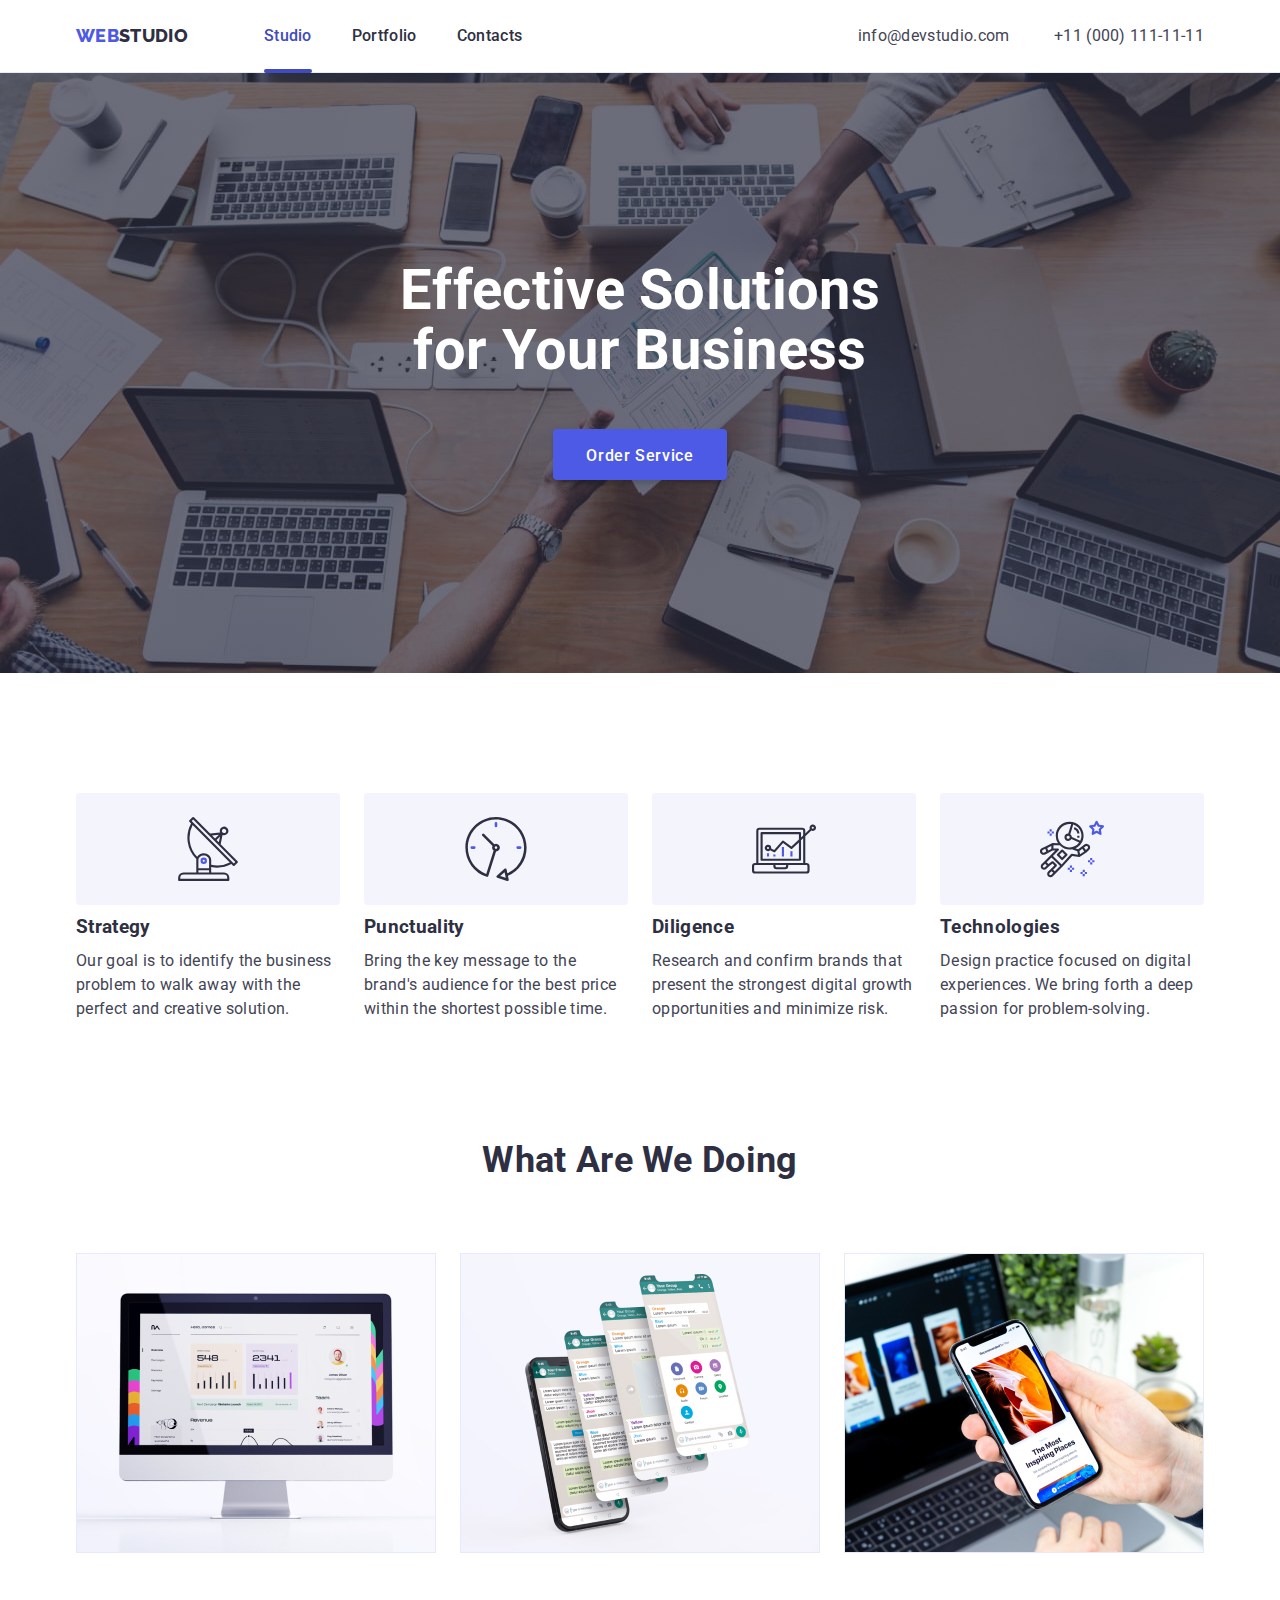
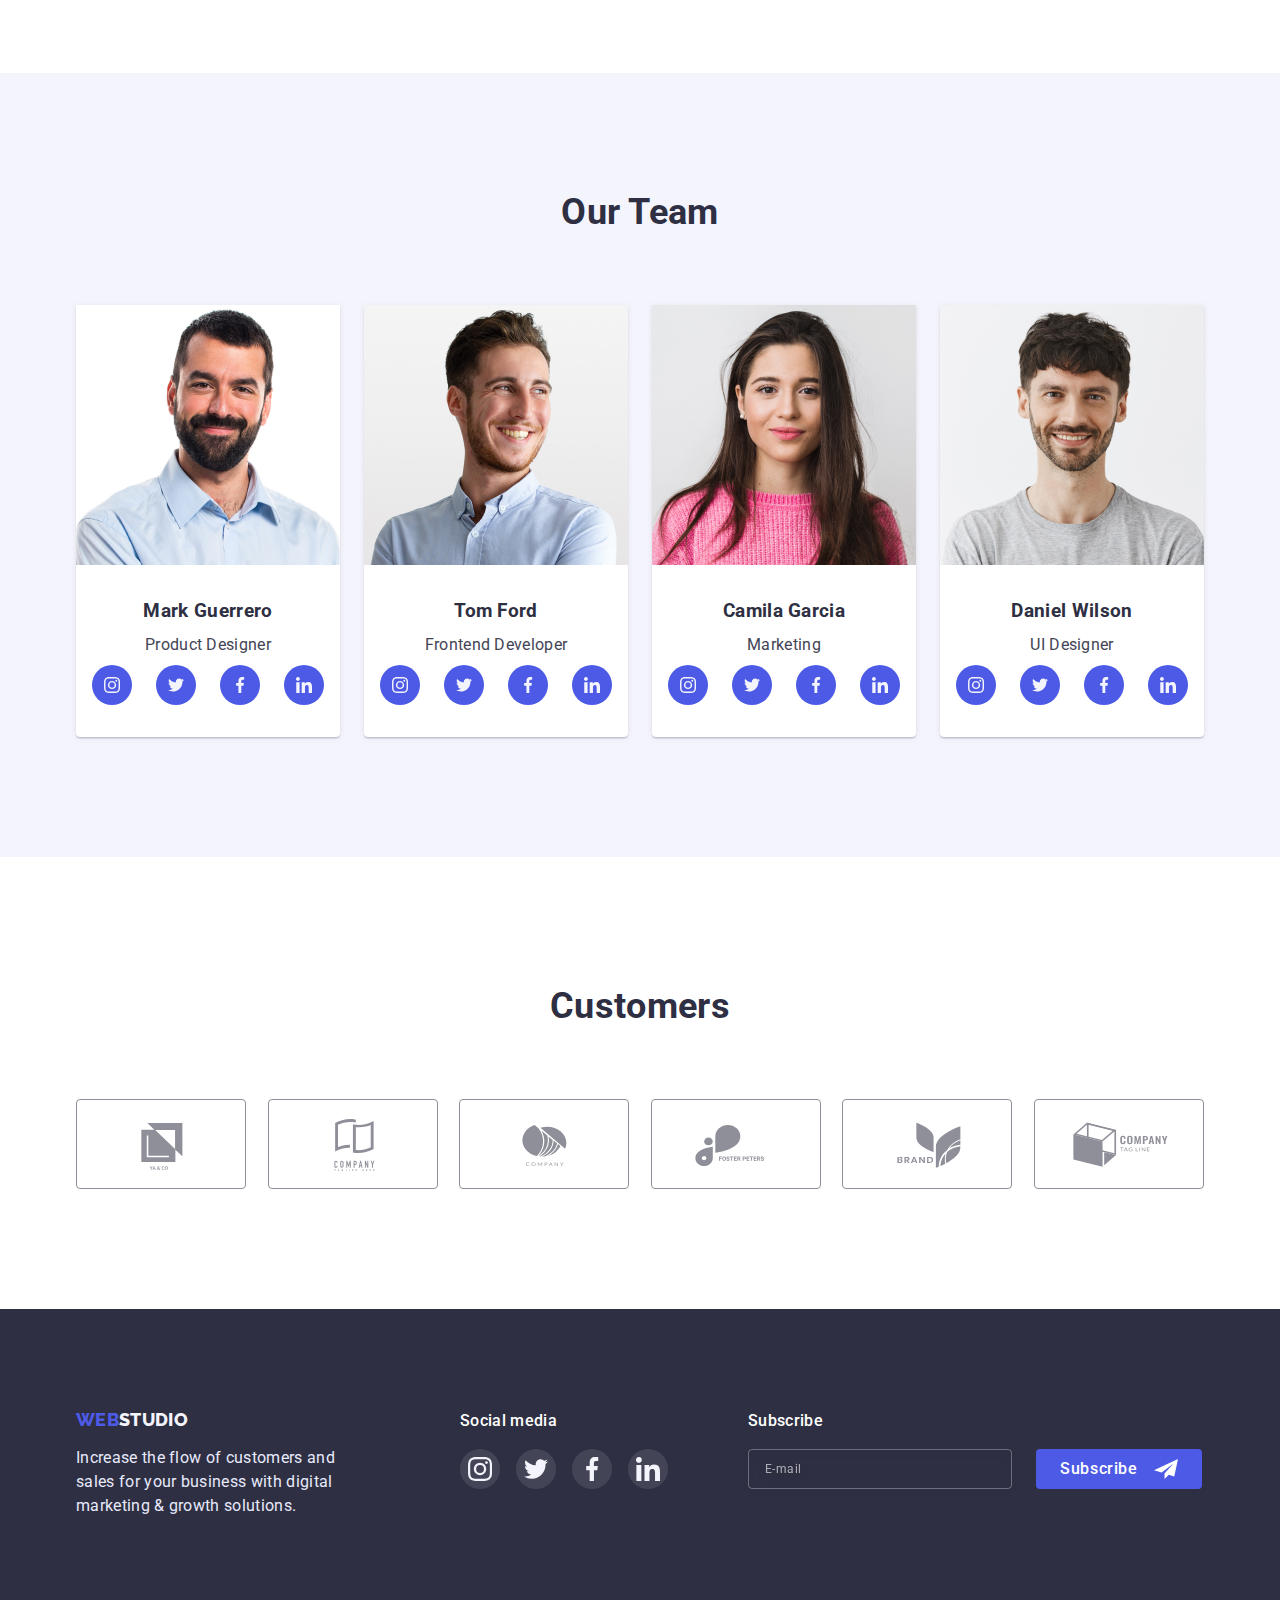
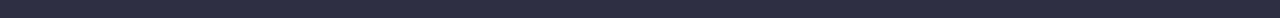
<file: index.html>
<!DOCTYPE html>
<html lang="en">
<head>
    <meta charset="UTF-8">
    <meta http-equiv="X-UA-Compatible" content="IE=edge">
    <meta name="viewport" content="width=device-width, initial-scale=1.0">
    <title>Document</title>
    <link rel="preconnect" href="https://fonts.googleapis.com">
    <link rel="preconnect" href="https://fonts.gstatic.com" crossorigin>
    <link href="https://fonts.googleapis.com/css2?family=Raleway:wght@800&family=Roboto:wght@400;500;700;900&display=swap" rel="stylesheet">
    <link rel="stylesheet" href="https://cdnjs.cloudflare.com/ajax/libs/modern-normalize/1.1.0/modern-normalize.min.css">
    <link rel="stylesheet" href="./css/styles.css">
</head>
<body>

    <!-- Header -->
   <header class="page-header">
        <div class="container overlay">
            <nav class="header-nav">
            <a href="./index.html" class="logo"><Span class="first-logo">Web</Span>Studio</a>
            <ul class="site-nav list">
                <li class="item"><a href="./index.html" class="nav-title studio">Studio</a></li>
                <li class="item"><a href="./portfolio.html" class="nav-title">Portfolio</a></li>
                <li class="item"><a href="./contacts.html" class="nav-title">Contacts</a></li>
            </ul>
            <div class="contact">
                <a href="mailto:info@devstudio.com" class="contact-description">info@devstudio.com</a>
                <a href="tel:+110001111111" class="contact-description">+11 (000) 111-11-11</a>
            </div>
            </nav>
        </div>
   </header>
   
   <!-- Основний контент -->
   <main>

    <!-- Герой -->
        <section class="hero">
            <div class="container">
                <h1 class="hero-description">Effective Solutions <br> for Your Business</h1>
                <button data-modal-open type="button" class="button button-order">Order Service</button>
            </div>
        </section>

    <!-- Backdrop -->
    <div class="backdrop is-hidden" data-modal>
        <div class="modal">
            <button data-modal-close type="button" class="close-modal">
                <svg class="close-image">
                    <use href="./images/symbol-defs.svg#Vector"></use>
                </svg>
            </button>
            <form name="call-back-form" class="modal-form">
                <h2 class="form-descriptin">Leave your contacts and we will call you back</h2>
                <label class="modal-form-field">
                    <span class="form-field-desc">Name</span>
                    <span class="input-wrapper">
                        <input
                        type="text"
                        name="user_name"
                        autocomplete="name"
                        required
                        class="input-field">
                        <svg class="input-icon">
                            <use href="./images/symbol-defs.svg#Name"></use>
                        </svg>
                    </span>
                </label>
                <label class="modal-form-field">
                    <span class="form-field-desc">Phone</span>
                    <span class="input-wrapper">
                        <input
                        type="tel"
                        name="user_phone"
                        autocomplete="tel"
                        required
                        class="input-field">
                        <svg class="input-icon">
                            <use href="./images/symbol-defs.svg#Phone"></use>
                        </svg>
                    </span>
                </label>
                <label class="modal-form-field">
                    <span class="form-field-desc">Email</span>
                    <span class="input-wrapper">
                        <input
                        type="email"
                        name="user_email"
                        autocomplete="email"
                        required
                        class="input-field">
                        <svg class="input-icon">
                            <use href="./images/symbol-defs.svg#Mail"></use>
                        </svg>
                    </span>
                </label>
                <label class="modal-form-field">
                        <span class="form-field-desc">Comment</span>
                        <textarea 
                        name="user_commetn" class="comment-field" placeholder="Text input"></textarea>
                </label>
                <div class="modal-form-policy">
                    <label class="policy-accept">
                        I accept the terms and conditions of the&nbsp;<a href="" class="privacy-policy">Privacy Policy</a>
                        <input type="checkbox" name="user_policy_acept" class="modal-form-check">
                        <svg class="click-icon">
                            <use href="./images/symbol-defs.svg#Click"></use>
                        </svg>
                    </label>
                </div>
                <div class="modal-form-button">
                    <button type="submit" class="button button-order">Send</button>
                </div>
            </form>
        </div>
    </div>
    
    <!-- Цінності компанії -->
            <section class="section">
                <div class="container">
                <h2 class="section-title secret-name">Our values</h2>
                <ul class="list description list-values">
                    <li class="item">
                            <div class="actions">
                                <svg class="icon">
                                    <use href="./images/symbol-defs.svg#antenna"></use>
                                </svg>
                            </div>
                        <h3 class="description-name">Strategy</h3>
                        <p class="description-text">Our goal is to identify the business
                            problem to walk away with the perfect and creative solution.</p>
                    </li>
                    <li class="item">
                            <div class="actions">
                                <svg class="icon">
                                    <use href="./images/symbol-defs.svg#clock"></use>
                                </svg>
                            </div>
                        <h3 class="description-name">Punctuality</h3>
                        <p class="description-text">Bring the key message to the brand's audience for the best price within the shortest possible time.</p>
                    </li>
                    <li class="item">
                            <div class="actions">
                                <svg class="icon">
                                    <use href="./images/symbol-defs.svg#diagram"></use>
                                </svg>
                            </div>
                        <h3 class="description-name">Diligence</h3>
                        <p class="description-text">Research and confirm brands that present the strongest digital growth opportunities and minimize risk.</p>
                    </li>
                    <li class="item">
                            <div class="actions">
                                <svg class="icon">
                                    <use href="./images/symbol-defs.svg#astronaut"></use>
                                </svg>
                            </div>
                        <h3 class="description-name">Technologies</h3>
                        <p class="description-text">Design practice focused on digital experiences. We bring forth a deep passion for problem-solving.</p>
                    </li>
                </ul>
                </div>
            </section>
    
    <!-- Можливості компанії -->
            <section class="section">
            <div class="container">
                    <h2 class="section-title">What are we doing</h2>
                    <ul class="list description list-capabilities">
                        <li>
                            <a class="link" href="">
                                <img src="images/img1.jpg" alt="Desktop" width="360">
                            </a>
                        </li>
                        <li>
                            <a href="" class="link">
                                <img src="images/img2.jpg" alt="Mobilephone" width="360">
                            </a>  
                        </li>
                        <li>
                            <a href="" class="link">
                                <img src="images/img3.jpg" alt="Laptop and mobile phone" width="360">
                            </a>
                        </li>
                    </ul>
            </div>
            </section>
       
    <!-- Команда -->
            <section class="section team">
            <div class="container">
                <h2 class="section-title team-name">Our Team</h2>
                <ul class="list description team-list">
                    <li class="team-item">
                        <img src="images/Mark.jpg" alt="Mark" width="264" class="team-imag">
                        <h3 class="worker">Mark Guerrero</h3>
                        <p class="worker-description">Product Designer</p>
                        <ul class="list description tralind-list">
                            <li>
                                <a href="" class="tralind-link">
                                    <svg class="tralind-icon">
                                        <use href="./images/symbol-defs.svg#instagram"></use>
                                    </svg>
                                </a>
                            </li>
                            <li>
                                <a href="" class="tralind-link">
                                    <svg class="tralind-icon">
                                        <use href="./images/symbol-defs.svg#twitter"></use>
                                    </svg>
                                </a>
                            </li>
                            <li>
                                <a href="" class="tralind-link">
                                    <svg class="tralind-icon">
                                        <use href="./images/symbol-defs.svg#facebook"></use>
                                    </svg>
                                </a>
                            </li>
                            <li>
                                <a href="" class="tralind-link">
                                    <svg class="tralind-icon">
                                        <use href="./images/symbol-defs.svg#linkedin"></use>
                                    </svg>
                                </a>
                            </li>
                        </ul>
                    </li>
                    <li class="team-item">
                        <img src="images/Tom.jpg" alt="Tom" width="264" class="team-imag">
                        <h3 class="worker">Tom Ford</h3>
                        <p class="worker-description">Frontend Developer</p>
                        <ul class="list description tralind-list">
                            <li class="tralind-position">
                                <a href="" class="tralind-link">
                                    <svg class="tralind-icon">
                                        <use href="./images/symbol-defs.svg#instagram"></use>
                                    </svg>
                                </a>
                            </li>
                            <li class="tralind-position">
                                <a href="" class="tralind-link">
                                    <svg class="tralind-icon">
                                        <use href="./images/symbol-defs.svg#twitter"></use>
                                    </svg>
                                </a>
                            </li>
                            <li class="tralind-position">
                                <a href="" class="tralind-link">
                                    <svg class="tralind-icon">
                                        <use href="./images/symbol-defs.svg#facebook"></use>
                                    </svg>
                                </a>
                            </li>
                            <li class="tralind-position">
                                <a href="" class="tralind-link">
                                    <svg class="tralind-icon">
                                        <use href="./images/symbol-defs.svg#linkedin"></use>
                                    </svg>
                                </a>
                            </li>
                        </ul>
                    </li>
                    <li class="team-item">
                        <img src="images/Camila.jpg" alt="Camila" width="264" class="team-imag">
                        <h3 class="worker">Camila Garcia</h3>
                        <p class="worker-description">Marketing</p>
                        <ul class="list description tralind-list">
                            <li class="tralind-position">
                                <a href="" class="tralind-link">
                                    <svg class="tralind-icon">
                                        <use href="./images/symbol-defs.svg#instagram"></use>
                                    </svg>
                                </a>
                            </li>
                            <li class="tralind-position">
                                <a href="" class="tralind-link">
                                    <svg class="tralind-icon">
                                        <use href="./images/symbol-defs.svg#twitter"></use>
                                    </svg>
                                </a>
                            </li>
                            <li class="tralind-position">
                                <a href="" class="tralind-link">
                                    <svg class="tralind-icon">
                                        <use href="./images/symbol-defs.svg#facebook"></use>
                                    </svg>
                                </a>
                            </li>
                            <li class="tralind-position">
                                <a href="" class="tralind-link">
                                    <svg class="tralind-icon">
                                        <use href="./images/symbol-defs.svg#linkedin"></use>
                                    </svg>
                                </a>
                            </li>
                        </ul>
                    </li>
                    <li class="team-item">
                        <img src="images/Daniel.jpg" alt="Daniel" width="264" class="team-imag">
                        <h3 class="worker">Daniel Wilson</h3>
                        <p class="worker-description">UI Designer</p>
                        <ul class="list description tralind-list">
                            <li class="tralind-position">
                                <a href="" class="tralind-link">
                                    <svg class="tralind-icon">
                                        <use href="./images/symbol-defs.svg#instagram"></use>
                                    </svg>
                                </a>
                            </li>
                            <li class="tralind-position">
                                <a href="" class="tralind-link">
                                    <svg class="tralind-icon">
                                        <use href="./images/symbol-defs.svg#twitter"></use>
                                    </svg>
                                </a>
                            </li>
                            <li class="tralind-position">
                                <a href="" class="tralind-link">
                                    <svg class="tralind-icon">
                                        <use href="./images/symbol-defs.svg#facebook"></use>
                                    </svg>
                                </a>
                            </li>
                            <li class="tralind-position">
                                <a href="" class="tralind-link">
                                    <svg class="tralind-icon">
                                        <use href="./images/symbol-defs.svg#linkedin"></use>
                                    </svg>
                                </a>
                            </li>
                        </ul>
                    </li>
                </ul>
            </div>
            </section>

    <!-- Customers -->
            <section class="section">
                <div class="container">
                    <h2 class="section-title section-clients">Customers</h2>
                    <ul class="list description list-clients">
                        <li>
                            <a href="" class="link-client">
                                <svg class="client">
                                    <use href="./images/symbol-defs.svg#LogoClient1"></use>
                                </svg>
                            </a>
                        </li>
                        <li>
                            <a href="" class="link-client">
                                <svg class="client">
                                    <use href="./images/symbol-defs.svg#LogoClient2"></use>
                                </svg>
                            </a>
                        </li>
                        <li>
                            <a href="" class="link-client">
                                <svg class="client">
                                    <use href="./images/symbol-defs.svg#LogoClient3"></use>
                                </svg>
                            </a>
                        </li>
                        <li>
                            <a href="" class="link-client">
                                <svg class="client">
                                    <use href="./images/symbol-defs.svg#LogoClient4"></use>
                                </svg>
                            </a>
                        </li>
                        <li>
                            <a href="" class="link-client">
                                <svg class="client">
                                    <use href="./images/symbol-defs.svg#LogoClient5"></use>
                                </svg>
                            </a>
                        </li>
                        <li>
                            <a href="" class="link-client">
                                <svg class="client">
                                    <use href="./images/symbol-defs.svg#LogoClient6"></use>
                                </svg>
                            </a>
                        </li>
                    </ul>
                </div>
            </section>     
   </main>

<!-- Футер -->
    <footer class="footer">
       <div class="container our-company">
            <div class="logo-information">
                <a href="./index.html" class="logo-foother"><span class="first-logo">Web</span>Studio</a>
                <p class="footer-description">Increase the flow of customers and sales for your business with digital marketing & growth solutions.</p>
            </div>
            <div class="logo-social">
                <h2 class="social">Social media</h2>
                <ul class="list description our-company-list">
                    <li class="link-position">
                        <a href="" class="our-company-link">
                            <svg class="our-company-icon">
                                <use href="./images/symbol-defs.svg#instagram"></use>
                            </svg>
                        </a>
                    </li>
                    <li class="link-position">
                        <a href="" class="our-company-link">
                            <svg class="our-company-icon">
                                <use href="./images/symbol-defs.svg#twitter"></use>
                            </svg>
                        </a>
                    </li>
                    <li class="link-position">
                        <a href="" class="our-company-link">
                            <svg class="our-company-icon">
                                <use href="./images/symbol-defs.svg#facebook"></use>
                            </svg>
                        </a>
                    </li>
                    <li class="link-position">
                        <a href="" class="our-company-link">
                            <svg class="our-company-icon">
                                <use href="./images/symbol-defs.svg#linkedin"></use>
                            </svg>
                        </a>
                    </li>
                </ul>
            </div>
            <form class="subscribe-form">
                <h2 class="subscribe-text">Subscribe</h2>
                <div class="subscribe">
                    <label for="sub-email" class="secret-name">Email</label>
                    <input 
                    type="email" 
                    name="user_subscribe" 
                    id="sub-email" 
                    autocomplete="email" 
                    class="subscribe-field" 
                    placeholder="E-mail" 
                    required>
                    <button type="submit" class="subscribe-button">
                        <span class="text-button">Subscribe</span>
                        <svg class="subscribe-icon">
                            <use href="./images/symbol-defs.svg#Plane"></use>
                        </svg>
                    </button>
                </div>
            </form>
       </div>
    </footer>

    <script src="./js/modal.js"></script>
</body>
</html>
</file>
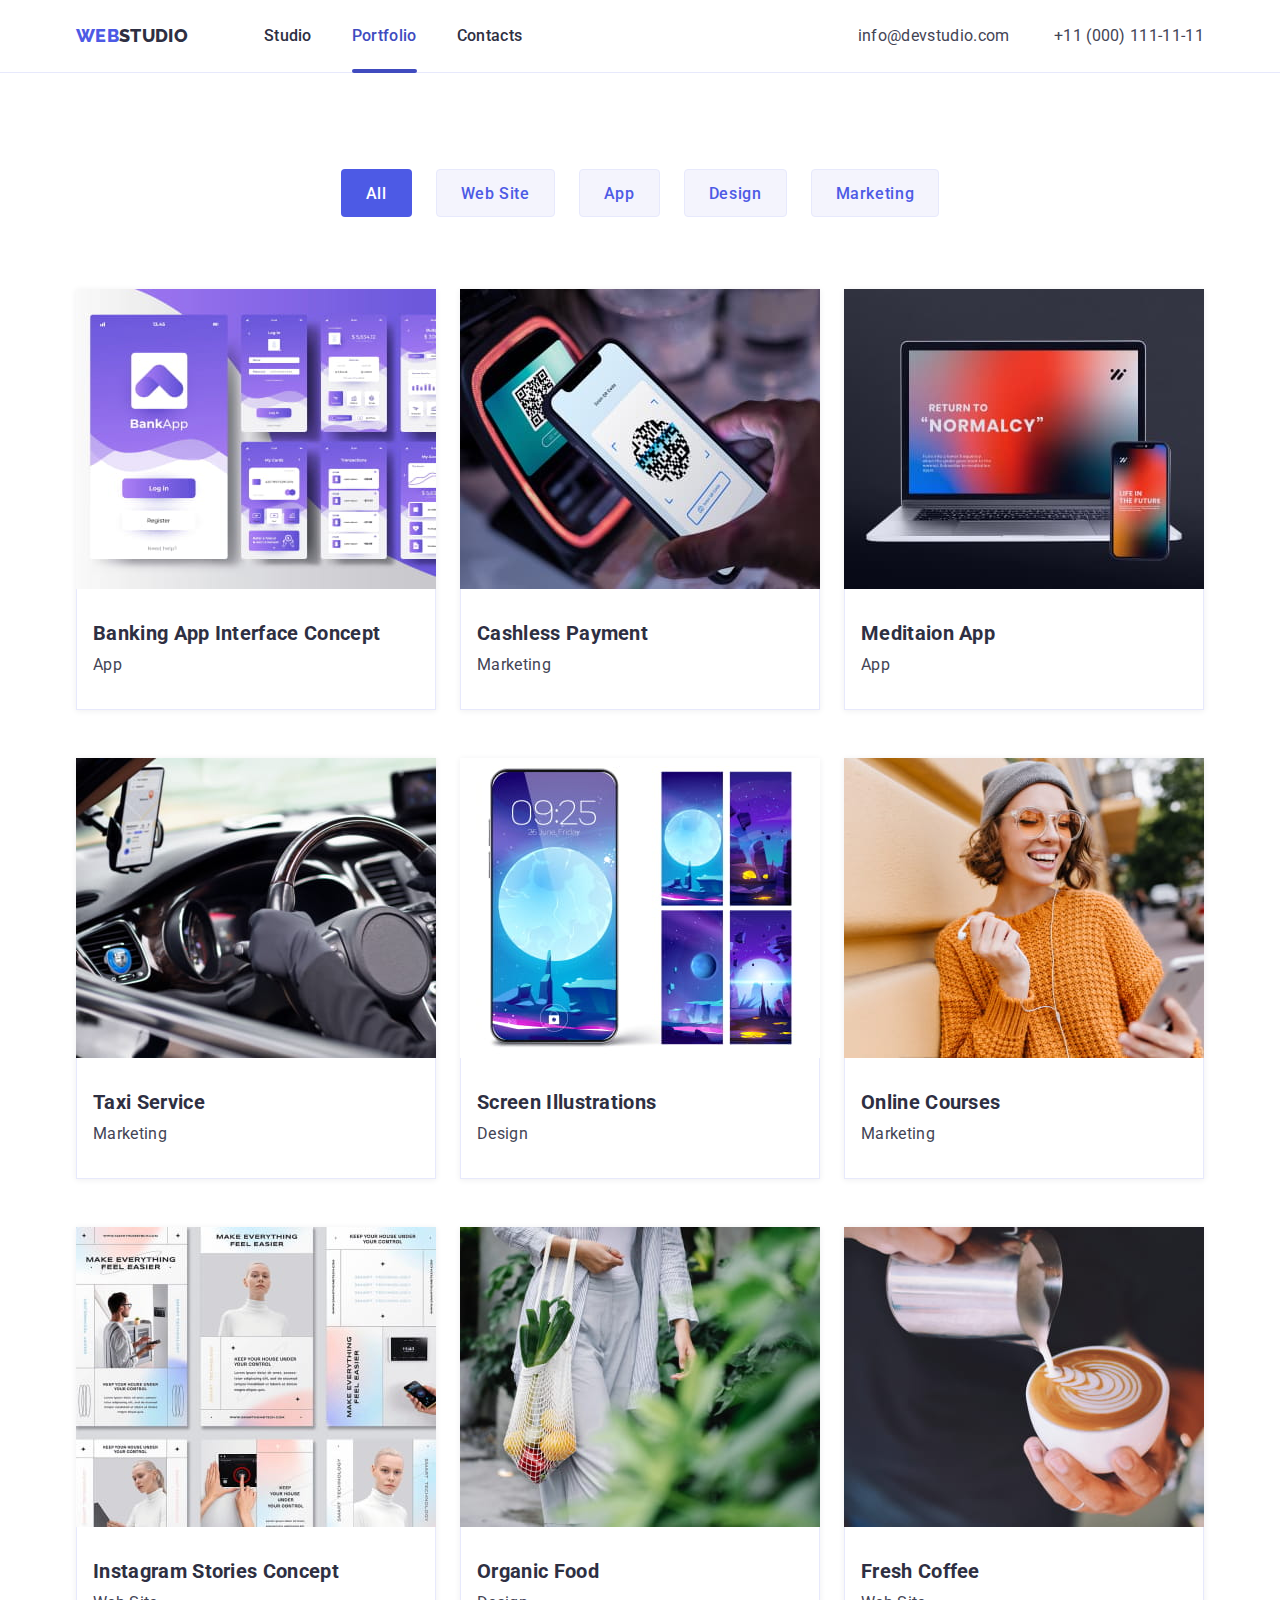
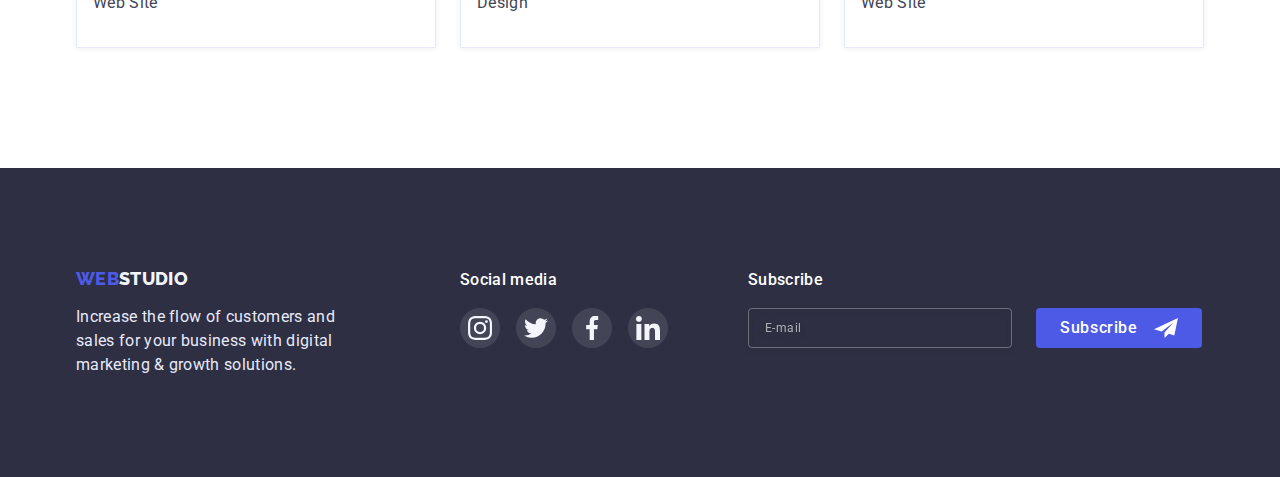
<file: portfolio.html>
<!DOCTYPE html>
<html lang="en">
<head>
    <meta charset="UTF-8">
    <meta http-equiv="X-UA-Compatible" content="IE=edge">
    <meta name="viewport" content="width=device-width, initial-scale=1.0">
    <title>Document</title>
    <link rel="preconnect" href="https://fonts.googleapis.com">
    <link rel="preconnect" href="https://fonts.gstatic.com" crossorigin>
    <link href="https://fonts.googleapis.com/css2?family=Raleway:wght@800&family=Roboto:wght@400;500;700;900&display=swap" rel="stylesheet">
    <link rel="stylesheet" href="https://cdnjs.cloudflare.com/ajax/libs/modern-normalize/1.1.0/modern-normalize.min.css">
    <link rel="stylesheet" href="./css/styles.css">
</head>
<body>

    <!-- Шапка сайту -->
<header class="page-header">
    <div class="container overlay">
        <nav class="header-nav">
            <a href="./index.html" class="logo"><Span class="first-logo">Web</Span>Studio</a>
            <ul class="site-nav list">
                <li class="item"><a href="./index.html" class="nav-title">Studio</a></li>
                <li class="item"><a href="./portfolio.html" class="nav-title portfolio">Portfolio</a></li>
                <li class="item"><a href="./contacts.html" class="nav-title">Contacts</a></li>
            </ul>
            <div class="contact">
                <a href="mailto:info@devstudio.com" class="contact-description">info@devstudio.com</a>
                <a href="tel:+110001111111" class="contact-description">+11 (000) 111-11-11</a>
            </div>
        </nav>
    </div>
</header>
   
   <!-- Основний контент -->
   <main>

    <!-- Кнопки фільтрів -->
        <section class="filtr-button">
            <div class="container">
            <h1 class="secret-name">Filters buttons</h1>
            <ul class="list description button-list">
                <li class="item">
                    <button type="button" class="button primary">All</button>
                </li>
                <li class="item">
                    <button type="button" class="button secondary">Web Site</button>
                </li>
                <li class="item">
                    <button type="button" class="button secondary">App</button>
                </li>
                <li class="item">
                    <button type="button" class="button secondary">Design</button>
                </li>
                <li class="item">
                    <button type="button" class="button secondary">Marketing</button>
                </li>
            </ul>
            </div>
        </section>
    
    <!-- Картки проектів -->
        <section class="project-cards">
            <div class="container">
                <h2 class="secret-name">Project cards</h2>
                <ul class="list description cards-list">
                    <li class="item">
                        <a href="" class="card-link">
                            <div class="card-thumb">
                                <img src="./images/Banking-App-Interface-Concept.jpg" alt="Banking App Interface Concept" width="360" height="300">
                                <p class="card-text">14 Stylish and User-Friendly App Design Concepts · Task Manager App · Calorie Tracker App · Exotic Fruit Ecommerce App · Cloud Storage App</p>
                            </div>
                            <div class="card-content">
                                <h3 class="name">Banking App Interface Concept</h3>
                                <p class="filter-name">App</p>
                            </div>
                        </a>
                    </li>
                    <li class="item">
                        <a href="" class="card-link">
                            <div class="card-thumb">
                                <img src="./images/Cashless-Payment.jpg" alt="Cashless Payment" width="360" height="300">
                                <p class="card-text">14 Stylish and User-Friendly App Design Concepts · Task Manager App · Calorie Tracker App · Exotic Fruit Ecommerce App · Cloud Storage App</p>
                            </div>
                        <div class="card-content">
                            <h3 class="name">Cashless Payment</h3>
                            <p class="filter-name">Marketing</p>
                        </div>
                        </a>
                    </li> 
                    <li class="item">
                        <a href="" class="card-link">
                            <div class="card-thumb">
                                <img src="./images/Meditaion-App.jpg" alt="Meditaion App" width="360" height="300">
                                <p class="card-text">14 Stylish and User-Friendly App Design Concepts · Task Manager App · Calorie Tracker App · Exotic Fruit Ecommerce App · Cloud Storage App</p>
                            </div>
                        <div class="card-content">
                            <h3 class="name">Meditaion App</h3>
                            <p class="filter-name">App</p>
                        </div>
                        </a>
                    </li> 
                    <li class="item">
                        <a href="" class="card-link">
                            <div class="card-thumb">
                                <img src="./images/Taxi-Service.jpg" alt="Taxi Service" width="360" height="300">
                                <p class="card-text">14 Stylish and User-Friendly App Design Concepts · Task Manager App · Calorie Tracker App · Exotic Fruit Ecommerce App · Cloud Storage App</p>
                            </div>
                        <div class="card-content">
                            <h3 class="name">Taxi Service</h3>
                            <p class="filter-name">Marketing</p>
                        </div>
                        </a>
                    </li> 
                    <li class="item">
                        <a href="" class="card-link">
                            <div class="card-thumb">
                                <img src="./images/Screen-Illustrations.jpg" alt="Screen Illustrations" width="360" height="300">
                                <p class="card-text">14 Stylish and User-Friendly App Design Concepts · Task Manager App · Calorie Tracker App · Exotic Fruit Ecommerce App · Cloud Storage App</p>
                            </div>
                        <div class="card-content">
                            <h3 class="name">Screen Illustrations</h3>
                            <p class="filter-name">Design</p>
                        </div>
                        </a>
                    </li> 
                    <li class="item">
                        <a href="" class="card-link">
                            <div class="card-thumb">
                                <img src="./images/Online-Courses.jpg" alt="Online Courses" width="360" height="300">
                                <p class="card-text">14 Stylish and User-Friendly App Design Concepts · Task Manager App · Calorie Tracker App · Exotic Fruit Ecommerce App · Cloud Storage App</p>
                            </div>
                        <div class="card-content">
                            <h3 class="name">Online Courses</h3>
                            <p class="filter-name">Marketing</p>
                        </div>
                        </a>
                    </li> 
                    <li class="item">
                        <a href="" class="card-link">
                            <div class="card-thumb">
                                <img src="./images/Instagram-Stories-Concept.jpg" alt="Instagram Stories Concept" width="360" height="300">
                                <p class="card-text">14 Stylish and User-Friendly App Design Concepts · Task Manager App · Calorie Tracker App · Exotic Fruit Ecommerce App · Cloud Storage App</p>
                            </div>
                        <div class="card-content">
                            <h3 class="name">Instagram Stories Concept</h3>
                            <p class="filter-name">Web Site</p>
                        </div>
                        </a>
                    </li>
                    <li class="item">
                        <a href="" class="card-link">
                            <div class="card-thumb">
                                <img src="./images/Organic-Food.jpg" alt="Organic Food" width="360" height="300">
                                <p class="card-text">14 Stylish and User-Friendly App Design Concepts · Task Manager App · Calorie Tracker App · Exotic Fruit Ecommerce App · Cloud Storage App</p>
                            </div>
                        <div class="card-content">
                            <h3 class="name">Organic Food</h3>
                            <p class="filter-name">Design</p>
                        </div>
                        </a>
                    </li>
                    <li class="item">
                        <a href="" class="card-link">
                            <div class="card-thumb">
                                <img src="./images/Fresh-Coffee.jpg" alt="Fresh Coffee" width="360" height="300">
                                <p class="card-text">14 Stylish and User-Friendly App Design Concepts · Task Manager App · Calorie Tracker App · Exotic Fruit Ecommerce App · Cloud Storage App</p>
                            </div>
                        <div class="card-content">
                            <h3 class="name">Fresh Coffee</h3>
                            <p class="filter-name">Web Site</p>
                        </div>
                        </a>
                    </li> 
                </ul>
            </div>
        </section>
    
   </main>

<!-- Футер -->
<footer class="footer">
    <div class="container our-company">
         <div class="logo-information">
             <a href="./index.html" class="logo-foother"><span class="first-logo">Web</span>Studio</a>
             <p class="footer-description">Increase the flow of customers and sales for your business with digital marketing & growth solutions.</p>
         </div>
         <div class="logo-social">
             <h2 class="social">Social media</h2>
             <ul class="list description our-company-list">
                 <li class="link-position">
                     <a href="" class="our-company-link">
                         <svg class="our-company-icon">
                             <use href="./images/symbol-defs.svg#instagram"></use>
                         </svg>
                     </a>
                 </li>
                 <li class="link-position">
                     <a href="" class="our-company-link">
                         <svg class="our-company-icon">
                             <use href="./images/symbol-defs.svg#twitter"></use>
                         </svg>
                     </a>
                 </li>
                 <li class="link-position">
                     <a href="" class="our-company-link">
                         <svg class="our-company-icon">
                             <use href="./images/symbol-defs.svg#facebook"></use>
                         </svg>
                     </a>
                 </li>
                 <li class="link-position">
                     <a href="" class="our-company-link">
                         <svg class="our-company-icon">
                             <use href="./images/symbol-defs.svg#linkedin"></use>
                         </svg>
                     </a>
                 </li>
             </ul>
         </div>
         <form class="subscribe-form">
             <h2 class="subscribe-text">Subscribe</h2>
             <div class="subscribe">
                 <label for="sub-email" class="secret-name">Email</label>
                 <input 
                 type="email" 
                 name="user_subscribe" 
                 id="sub-email" 
                 autocomplete="email" 
                 class="subscribe-field" 
                 placeholder="E-mail" 
                 required>
                 <button type="submit" class="subscribe-button">
                     <span class="text-button">Subscribe</span>
                     <svg class="subscribe-icon">
                         <use href="./images/symbol-defs.svg#Plane"></use>
                     </svg>
                 </button>
             </div>
         </form>
    </div>
 </footer>
   
</body>
</html>
</file>
<file: css/styles.css>
/* Color styles */

/* Body
White #FFFFFF */

/* Primary Brand 
Iris #4D5AE5 */

/* Pressed state
OCEAN #404BBF */

/* Dark 
Navy blue #2E2F42 */

/* Success 
GREEN #31D0AA */

/* Text 
SLATE #434455 */

/* Subtle Text 
LIGHT SLATE #8E8F99 */

/* Accent 
cornflower #E7E9FC */

/* Light 
CLOUD #F4F4FD */

:root {
    /* Colors */
    --primary-brand-color: #4D5AE5;
    --color-hover-focus: #404BBF;
    --title-text-color: #2E2F42;
    --description-text-color: #434455;
    --background-light-color: #F4F4FD;
    --button-border-color: #E7E9FC;
    --border-clients-color: #8E8F99;
    --clients-color: #8E8F99;

    /* Body */
    --font-weight-body: 500;
    --line-height-body: 1.5;
    --letter-spacing-body: 0.02em;

    /* Logo */
    --font-weight-logo: 800;
    --font-size-logo: 18px;
    --line-height-logo: 1.33;
    --letter-spacing-logo: 0.03;

    /* Buttons */
    --font-family-button: Roboto;
    --font-weight-button: 500;
    --line-height-button: 1.5;
    --align-items-button: center;
    --letter-spacing-button: 0.04em;

    /* Section title */
    --font-size-section-title: 36px;
    --line-height-section-title: 1.11;
}

/* Фон всієї сторінки */
body {
    background-color: #ffffff;
    color: var(--title-text-color);

    font-family: Roboto, sans-serif;
    font-weight: var(--font-weight-body);
    line-height: var(--line-height-body);
    letter-spacing: var(--letter-spacing-body);
}

.container {
    margin-left: auto;
    margin-right: auto;
    width: 1158px;
    padding-left: 15px;
    padding-right: 15px;
}

.list {
    margin-top: 0;
    margin-bottom: 0;

    list-style: none;
}

.section {
    margin-top: 0;
    margin-bottom: 0;
    padding-bottom: 120px;
}

/* Header */
.page-header {
    border-bottom: 1px solid #E7E9FC;
}

.header-nav {
    display: flex;
    align-items: center;
}

/* Логотип */
.logo {
    display: inline-block;
    padding-top: 24px;
    padding-bottom: 24px;

    color: var(--title-text-color);
    text-decoration: none;

    font-family: Raleway, sans-serif;
    font-weight: var(--font-weight-logo);
    font-size: var(--font-size-logo);
    line-height: var(--line-height-logo);
    letter-spacing: var(--letter-spacing-logo);
    text-transform: uppercase;
}

.first-logo {
    color: var(--primary-brand-color);
}

/* Навігація */
.site-nav {
    display: flex;
    margin-left: 76px;
    padding: 0;
}

.site-nav .item:not(:last-child) {
    margin-right: 40px;
}

.nav-title {
    position: relative;

    display: block;
    padding-top: 24px;
    padding-bottom: 24px;

    text-decoration: none;
    color: var(--title-text-color);
    text-decoration: none;

    transition: color 250ms cubic-bezier(0.4, 0, 0.2, 1);
}

.nav-title:hover,
.nav-title:focus {
    color: var(--color-hover-focus);
}

.studio, 
.portfolio, 
.contacts {
    color: var(--color-hover-focus);
}

.studio::after,
.portfolio::after,
.contacts::after {   
    content: "";
    display: block;
    position: absolute;
    bottom: -1px;
    width: 100%;
    height: 4px;

    background: var(--color-hover-focus);
    border-radius: 2px;
}

/* Контакти */
.contact {
    margin-top: 0;
    margin-bottom: 0;
    margin-left: auto;
    padding: 0;
}

.contact-description {
    display: inline-block;
    padding-top: 24px;
    padding-bottom: 24px;

    color: var(--description-text-color);
    text-decoration: none;
    font-style: normal;
    font-weight: 400;

    transition: color 250ms cubic-bezier(0.4, 0, 0.2, 1);
}

.contact-description:hover,
.contact-description:focus {
    color: var(--primary-brand-color);
}

.header-nav .contact-description:not(:last-child) {
    margin-right: 40px;
}

/* Герой */
.hero {
    padding-top: 188px;
    padding-bottom: 188px;
    text-align: center;

    background-color: var(--title-text-color);
    color: #FFFFFF;

    max-width: 1600px;
    height: 600px;
    margin-left: auto;
    margin-right: auto;
    background-image: linear-gradient(to right, 
    rgba(46, 47, 66, 0.7),
    rgba(46, 47, 66, 0.7)),
    url(../images/people-office.jpg);
    background-repeat: no-repeat;
    background-position: center;
    background-size: cover;
}


.hero-description {
    margin-top: 0;
    margin-bottom: 48px;

    font-size: 56px;
    line-height: 1.07;
}

/* Buttons */

.button {
    display: block;
    border: 1px solid transparent;
    border-radius: 4px;
    padding: 12px 24px;
    min-width: 69px;
    height: 48px;

    background-color: #FFFFFF;
    color: var(--title-text-color);

    cursor: pointer;
    
    font-family: var(--font-family-button);
    font-weight: var(--font-weight-button);
    line-height: var(--line-height-button);
    align-items: var(--align-items-button);
    letter-spacing: var(--letter-spacing-button);
}

.button-order {
    display: inline-block;
    min-width: 170px;
    height: 51px;
    line-height: 1.19;

    padding: 16px 32px;

    background-color: var(--primary-brand-color);
    color: #ffffff;
    box-shadow: 0px 4px 4px rgba(0, 0, 0, 0.15);
    transition: background-color 250ms cubic-bezier(0.4, 0, 0.2, 1);
}

.button-order:hover,
.button-order:focus {
    background-color: var(--color-hover-focus);
}

.button.primary {
    background-color: var(--primary-brand-color);
    color: #ffffff;
    transition: box-shadow 250ms cubic-bezier(0.4, 0, 0.2, 1);
}

.button.primary:hover,
.button.primary:focus {
    box-shadow: 0px 3px 1px rgba(0, 0, 0, 0.1), 0px 2px 1px rgba(0, 0, 0, 0.08), 0px 2px 2px rgba(0, 0, 0, 0.12);
}

.button.secondary {
    border: 1px solid var(--button-border-color);
    background-color: var(--background-light-color);
    color: var(--primary-brand-color);

    transition: border 250ms cubic-bezier(0.4, 0, 0.2, 1), background-color 250ms cubic-bezier(0.4, 0, 0.2, 1), color 250ms cubic-bezier(0.4, 0, 0.2, 1), box-shadow 250ms cubic-bezier(0.4, 0, 0.2, 1);
}

.secondary:hover,
.secondary:focus {
    border: 1px solid var(--primary-brand-color);
    background-color: var(--primary-brand-color);
    color: var(--background-light-color);
    box-shadow: 0px 3px 1px rgba(0, 0, 0, 0.1), 0px 2px 1px rgba(0, 0, 0, 0.08), 0px 2px 2px rgba(0, 0, 0, 0.12);
}

/* Backdrop */
.backdrop {
    position: fixed;
    top: 0;
    left: 0;
    width: 100%;
    height: 100%;

    background: rgba(46, 47, 66, 0.4);
    transition: opacity 250ms cubic-bezier(0.4, 0, 0.2, 1);
}

.backdrop.is-hidden {
    opacity: 0;
    pointer-events: none;
    visibility: hidden;

    transition: opacity 250ms cubic-bezier(0.4, 0, 0.2, 1), visibility 250ms cubic-bezier(0.4, 0, 0.2, 1);
}

.modal {
    position: fixed;
    top: 50%;
    left: 50%;
    transform: translate(-50%, -50%);

    width: 408px;
    height: 584px;

    background-color: #FCFCFC;
    box-shadow: 0px 1px 1px rgba(0, 0, 0, 0.14), 0px 1px 3px rgba(0, 0, 0, 0.12), 0px 2px 1px rgba(0, 0, 0, 0.2);
    border-radius: 4px;
}

.close-modal {
    position: absolute;
    top: 24px;
    right: 24px;

    display: block;
    padding: 8px;
    font-size: 0;

    border-radius: 50%;
    background-color: var(--button-border-color);
    border: 1px solid rgba(0, 0, 0, 0.1);
    cursor: pointer;
    transition: background-color 250ms cubic-bezier(0.4, 0, 0.2, 1), border 250ms cubic-bezier(0.4, 0, 0.2, 1);
}

.close-modal:hover,
.close-modal:focus {
    border: 1px solid var(--color-hover-focus);
    background: var(--color-hover-focus);
}

.close-image {
    width: 8px;
    height: 8px;
    transition: fill 250ms cubic-bezier(0.4, 0, 0.2, 1);
}

.close-modal:hover .close-image,
.close-modal:focus .close-image {
    fill: #FFFFFF;
}

.modal-form {
    display: flex;
    flex-direction: column;
    padding: 72px 24px 24px 24px;
}

.form-descriptin {
    margin-top: 0;
    margin-bottom: 14px;

    font-weight: var(--font-weight-body);
    font-size: 16px;
    
    text-align: center;
}

.modal-form-field {
    margin-bottom: 8px;
}

.input-field {
    width: 100%;
    height: 40px;
    padding-left: 38px;

    font-weight: 400;
    font-size: 12px;
    line-height: 1.333;
    letter-spacing: 0.04em;
    color: var(--description-text-color);
    
    border: 1px solid rgba(33, 33, 33, 0.2);
    border-radius: 4px;
    transition: border 250ms cubic-bezier(0.4, 0, 0.2, 1);
}

.input-field:focus {
    border: 1px solid var(--primary-brand-color);
    outline: none;
}

.form-field-desc {
    display: block;
    margin-bottom: 4px;

    font-weight: 400;
    font-size: 12px;
    line-height: 1.333;
    letter-spacing: 0.04em;
    color: #8E8F99;
}

.input-wrapper {
    position: relative;
    display: block;
}

.input-icon {
    position: absolute;
    top: 50%;
    left: 16px;
    transform: translateY(-50%);
    width: 18px;
    height: 24px;

    fill: #2E2F42;
    transition: fill 250ms cubic-bezier(0.4, 0, 0.2, 1);
}

.input-field:focus + .input-icon {
    fill: var(--primary-brand-color);
}

.comment-field {
    resize: none;
    width: 100%;

    padding: 8px 16px;
    height: 120px;
    border: 1px solid rgba(33, 33, 33, 0.2);
    border-radius: 4px;

    font-weight: 400;
    font-size: 12px;
    line-height: 1.333;
    letter-spacing: 0.04em;
    color: var(--description-text-color);
    transition: border 250ms cubic-bezier(0.4, 0, 0.2, 1);
}

.comment-field::placeholder {
    color: rgba(117, 117, 117, 0.5);
}

.comment-field:focus {
    outline: none;
    border: 1px solid var(--primary-brand-color);
}

.modal-form-policy {
    position: relative;
    margin-bottom: 24px;
}

.policy-accept {
    display: flex;
    align-items: center;
    padding-left: 24px;

    font-weight: 400;
    font-size: 12px;
    line-height: 1.333;

    letter-spacing: 0.04em;
    color: #757575;
}

.click-icon {
    position: absolute;
    top: 50%;
    left: 0;
    transform: translateY(-50%);
    width: 16px;
    height: 16px;

    fill: #ffffff;
    border: 1.25px solid #2E2F42;
    border-radius: 2px;
    cursor: pointer;
    transition: border-color 250ms cubic-bezier(0.4, 0, 0.2, 1),
    background-color 250ms cubic-bezier(0.4, 0, 0.2, 1);
}

.modal-form-check:checked + .click-icon {
    border-color: var(--primary-brand-color);
    background-color: var(--primary-brand-color);
}

.modal-form-policy input[type="checkbox"] {
    position: absolute;
    width: 1px;
    height: 1px;
    margin: -1px;
    padding: 0;
    overflow: hidden;
    border: 0;
    clip: rect(0 0 0 0);
}

.privacy-policy {
    color: var(--primary-brand-color);
}

.modal-form-button {
    display: flex;
    justify-content: space-around;
}

/* Цінності компанії */
.section-title {
    margin-top: 0;
    margin-bottom: 0;
    padding-bottom: 72px;

    font-size: var(--font-size-section-title);
    line-height: var(--line-height-section-title);
    text-align: center;
    text-transform: capitalize;
}

.list-values {
    display: flex;
    padding-top: 120px;
    padding-left: 0;
}

.list-values > .item {
    width: calc((100% - 24px * 3) / 4);
    margin-right: 24px;
}

.list-values > .item:last-child {
    margin-right: 0;
}

.actions {
    display: flex;
    padding: 24px 0;
    justify-content: center;
    align-items: center;
    background-color: var(--background-light-color);
    border-radius: 4px;
}

.icon {
    width: 64px;
    height: 64px;
}

.description-name {
    margin-top: 8px;
    margin-bottom: 8px;
}

/* Secret name */
.secret-name {
    position: absolute;
    width: 1px;
    height: 1px;
    margin: -1px;
    padding: 0;
    overflow: hidden;
    border: 0;
    clip: rect(0 0 0 0);
}

.description-text,
.worker-description,
.filter-name {
    margin-top: 0;
    margin-bottom: 0;

    color: var(--description-text-color);

    font-weight: 400;
}

/* Можливості компанії */
img {
    display: block;
}

.list-capabilities {
    display: flex;
    padding-left: 0;
    justify-content: space-between;
}

.link {
    display: block;
}

/* Команда */
.team {
    margin-top: 0;
    margin-bottom: 0;

    background-color: var(--background-light-color);
}

.team-name {
    padding-top: 120px;
}

.team-list {
    display: flex;
    justify-content: space-between;
    padding-left: 0;
}

.team-item {
    background-color: #ffffff;
    text-align: center;
    box-shadow: 0px 1px 6px rgba(46, 47, 66, 0.08), 0px 1px 1px rgba(46, 47, 66, 0.16), 0px 2px 1px rgba(46, 47, 66, 0.08);
    border-radius: 0px 0px 4px 4px;
}

.worker {
    margin-top: 0;
    margin-bottom: 0;
    padding-top: 32px;
}

.worker-description {
    margin-top: 8px;
    margin-bottom: 0;
    margin-bottom: 8px;
}

.tralind-list {
    display: flex;
    justify-content: space-between;
    padding: 0 16px 32px 16px;
}

.tralind-link {
    display: flex;
    padding: 12px;
    border-radius: 50%;
    align-items: center;
    justify-content: center;
    cursor: pointer;

    background-color: var(--primary-brand-color);
    fill: var(--background-light-color);

    transition: background-color 250ms cubic-bezier(0.4, 0, 0.2, 1);
}

.tralind-link:hover,
.tralind-link:focus {
    background-color: var(--color-hover-focus);
}

.tralind-icon {
    width: 16px;
    height: 16px;
}

/* Customers */
.section-clients {
    padding-top: 130px;
}

.list-clients {
    display: flex;
    justify-content: space-between;
    margin: 0;
    padding-left: 0;
}

.link-client {
    display: flex;
    padding: 16px 32px;
    justify-content: center;
    align-items: center;

    border: 1px solid var(--border-clients-color);
    border-radius: 4px;

    fill: var(--clients-color);

    transition-property: border, fill;
    transition-duration: 250ms;
    transition-timing-function: cubic-bezier(0.4, 0, 0.2, 1);
}

.link-client:hover,
.link-client:focus {
    border: 1px solid var(--color-hover-focus);
    fill: var(--color-hover-focus);
}

.client {
    width: 104px;
    height: 56px;
}

/* Foother */
.footer {
    background-color: var(--title-text-color);
    color: #E7E9FC;
    padding-top: 100px;
    padding-bottom: 100px;
}

.our-company {
    display: flex;
}

.logo-foother {
    display: inline-block;
    margin-top: 0;
    margin-bottom: 16px;

    color: var(--background-light-color);
    text-decoration: none;

    font-family: Raleway, sans-serif;
    font-weight: var(--font-weight-logo);
    font-size: var(--font-size-logo);
    line-height: 1.17;
    letter-spacing: var(--letter-spacing-logo);
    text-transform: uppercase;
}

.first-logo {
    color: var(--primary-brand-color);
}

.footer-description {
    width: 264px;

    margin-top: 0;
    margin-bottom: 0;

    font-weight: 400;
}

.logo-social {
    margin-left: 120px;
}

.social, 
.subscribe-text {
    margin: 0;
    margin-bottom: 16px;

    font-weight: 500;
    font-size: 16px;

    color: #FFFFFF;
}

.our-company-list {
    display: flex;
    justify-content: space-between;
    padding-left: 0;
}

.link-position {
    margin-right: 16px;
}

.link-position:last-child {
    margin-right: 0;
}

.our-company-link {
    display: flex;
    padding: 8px;
    border-radius: 50%;
    align-items: center;
    justify-content: center;
    cursor: pointer;

    background-color: rgba(255, 255, 255, 0.1);
    fill: var(--background-light-color);

    transition: background-color 250ms cubic-bezier(0.4, 0, 0.2, 1);
}

.our-company-link:hover,
.our-company-link:focus {
    background-color: #31D0AA;
}

.our-company-icon {
    width: 24px;
    height: 24px;
}

.subscribe-form {
    margin-left: 80px;    
}

.subscribe {
    display: flex;
    flex-direction: row;
}

.subscribe-field {
    margin-right: 24px;
    padding-left: 16px;
    width: 264px;
    height: 40px;

    letter-spacing: 0.04em;
    font-size: 12px;
    line-height: 2;
    color: #ffffff;

    outline: none;
    background-color: inherit;
    border: 1px solid rgba(255, 255, 255, 0.3);
    filter: drop-shadow(0px 4px 4px rgba(0, 0, 0, 0.15));
    border-radius: 4px;
}

.subscribe-field::placeholder {
    color: rgba(255, 255, 255, 0.6); 
}

.subscribe-button {
    display: flex;
    flex-direction: row;
    align-items: center;

    padding: 8px 24px;
    border: none;

    background-color: var(--primary-brand-color);
    border-radius: 4px;
    cursor: pointer;
    transition: background-color 250ms cubic-bezier(0.4, 0, 0.2, 1);
}

.subscribe-button:hover,
.subscribe-button:focus {
    background-color: var(--color-hover-focus);
}

.text-button {
    font-weight: var(--font-weight-button);
    line-height: var(--line-height-button);
    letter-spacing: var(--letter-spacing-button);
    color: #FFFFFF;
}

.subscribe-icon {
    width: 24px;
    height: 24px;
    margin-left: 16px;
}

/* Кнопки фільтрів */
.filtr-button {
    margin-top: 0;
    margin-bottom: 0;
}

.button-list {
    display: flex;
    justify-content: center;
    padding-left: 0;
    padding-top: 96px;
}

.button-list > .item {
    margin-right: 24px;
}

.button-list > .item:last-child {
    margin-right: 0;
}

/* Project cards */
.project-cards {
    margin-top: 0;
    margin-bottom: 0;
}

.cards-list {
    display: flex;
    flex-wrap: wrap;
    padding-left: 0;
    padding-top: 72px;
    padding-bottom: 120px;
}

.cards-list > .item {
    display: block;
    width: calc((100% - 48px) / 3);
    margin-right: 24px;
    margin-bottom: 48px;

    box-shadow: 0px 1px 6px rgba(46, 47, 66, 0.08);
    transition: box-shadow 250ms cubic-bezier(0.4, 0, 0.2, 1);
}

.cards-list > .item:nth-child(3n) {
    margin-right: 0;
}

.cards-list > .item:nth-last-child(-n + 3) {
    margin-bottom: 0;
}

.cards-list > .item:hover,
.cards-list > .item:focus {
    box-shadow: 0px 1px 6px rgba(46, 47, 66, 0.08), 0px 1px 1px rgba(46, 47, 66, 0.16), 0px 2px 1px rgba(46, 47, 66, 0.08);
}

.card-link {
    text-decoration: none;
}

.card-thumb {
    position: relative;
    overflow: hidden;
}

.card-text {
    position: absolute;
    content: "";
    top: 0;
    left: 0;

    height: 100%;
    margin: 0;
    padding-top: 40px;
    padding-left: 32px;
    padding-right: 32px;

    font-weight: 400;
    background-color: var(--primary-brand-color);
    color: var(--background-light-color);

    transform: translateY(100%);
    transition: transform 250ms cubic-bezier(0.4, 0, 0.2, 1);
}

.card-link:hover .card-text,
.card-link:focus .card-text {
    transform: translateY(0);
}

.card-content {
    padding: 32px 0 32px 16px;

    border: 1px solid #E7E9FC;
    border-top: none;
    transition: border 250ms cubic-bezier(0.4, 0, 0.2, 1);
}

.card-link:hover .card-content,
.card-link:focus .card-content{
    border: 0.5px solid #F4F4FD;
    border-top: none;
}

.name {
    margin-top: 0;
    margin-bottom: 0;

    color: var(--title-text-color);

    font-size: 20px;
    line-height: 1.2;
}

.filter-name {
    margin-top: 8px;
}
</file>
